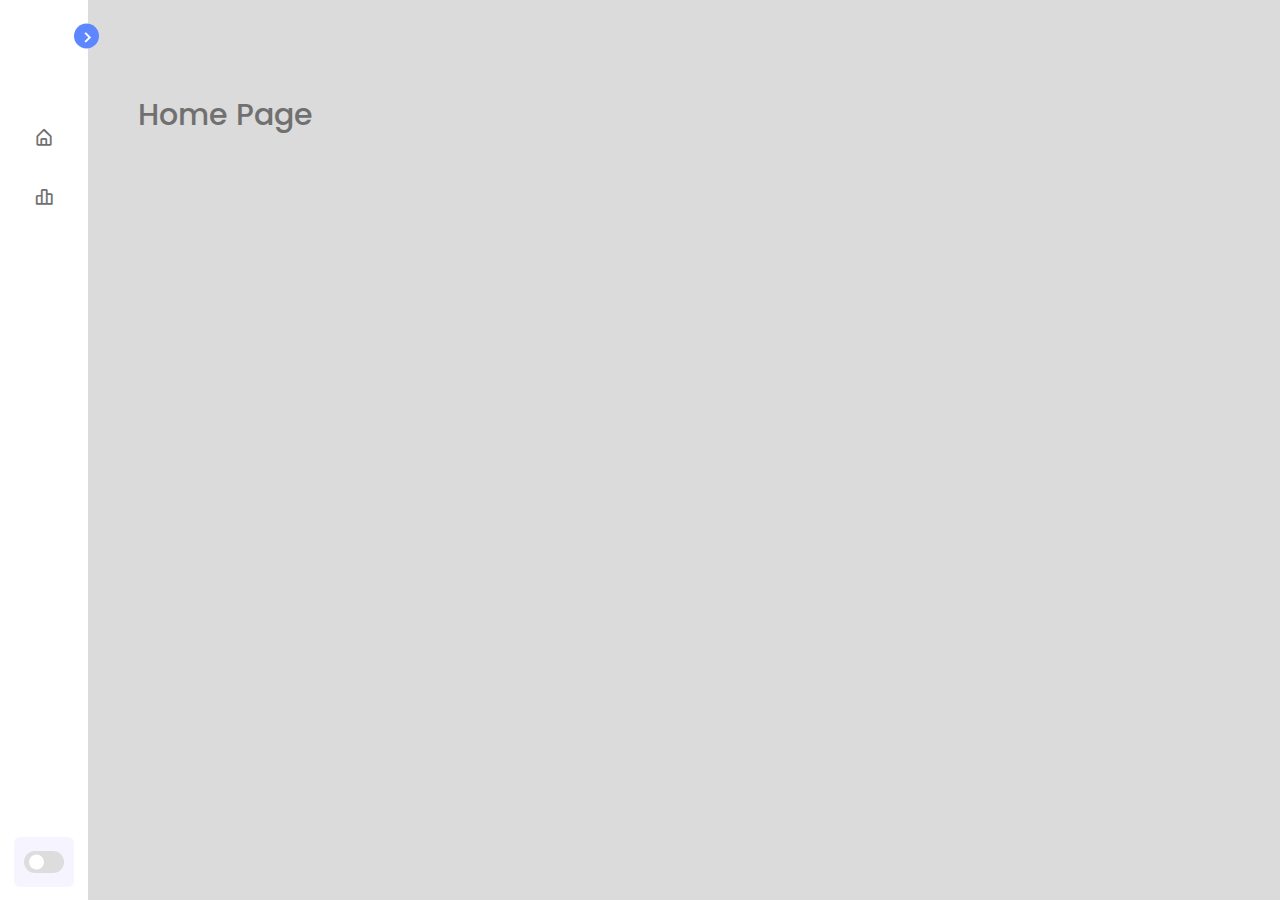
<file: index.html>
<!DOCTYPE html>
<html lang="en">
    <head>
        <title>zhChen 個人空間</title>
        <meta charset="UTF-8">
        <meta http-equiv="X-UA-Compatible" content="IE=edge">
        <meta name="viewport" content="width=device-width, initial-scale=1.0">
        <link rel="stylesheet" href="style.css">
        <link href='https://unpkg.com/boxicons@2.1.1/css/boxicons.min.css' rel='stylesheet'>
    </head>
    <body>
        <nav class="sidebar close">
            <header>
                <div class="image-text">
                    <span class="image">
                        <!--<img src="logo.png" alt="">-->
                    </span>
                    <div class="text logo-text">
                        <span class="name">zhChen</span>
                        <span class="profession">Web developer</span>
                    </div>
                </div>
                <i class='bx bx-chevron-right toggle'></i>
            </header>
            <div class="menu-bar">
                <div class="menu">
                    <!--
                    <li class="search-box">
                        <i class='bx bx-search icon'></i>
                        <input type="text" placeholder="Search...">
                    </li>
                    -->
                    <ul class="menu-links">
                        <li class="nav-link">
                            <a href="#">
                                <i class='bx bx-home-alt icon' ></i>
                                <span class="text nav-text">首頁</span>
                            </a>
                        </li>
                        <li class="nav-link">
                            <a href="#">
                                <i class='bx bx-bar-chart-alt-2 icon' ></i>
                                <span class="text nav-text">小工具</span>
                            </a>
                        </li>
                    </ul>
                </div>
                <div class="bottom-content">
                    <li class="mode">
                        <div class="sun-moon">
                            <i class='bx bx-moon icon moon'></i>
                            <i class='bx bx-sun icon sun'></i>
                        </div>
                        <span class="mode-text text">深色主題</span>

                        <div class="toggle-switch">
                            <span class="switch"></span>
                        </div>
                    </li>
                </div>
            </div>
        </nav>
        <section class="home">
            <div class="text">Home Page</div>
        </section>
    </body>
    <script>
        const body = document.querySelector('body'),
              sidebar = body.querySelector('nav'),
              toggle = body.querySelector(".toggle"),
              //searchBtn = body.querySelector(".search-box"),
              modeSwitch = body.querySelector(".toggle-switch"),
              modeText = body.querySelector(".mode-text");


        toggle.addEventListener("click" , () =>{
            sidebar.classList.toggle("close");
        })

        /*
        searchBtn.addEventListener("click" , () =>{
            sidebar.classList.remove("close");
        })
        */

        modeSwitch.addEventListener("click" , () =>{
            body.classList.toggle("dark");

            if(body.classList.contains("dark")){
                modeText.innerText = "淺色主題";
            }else{
                modeText.innerText = "深色主題";

            }
        });
    </script>
    <script src="https://cdnjs.cloudflare.com/ajax/libs/jquery/3.6.0/jquery.min.js"></script>
</html>
</file>
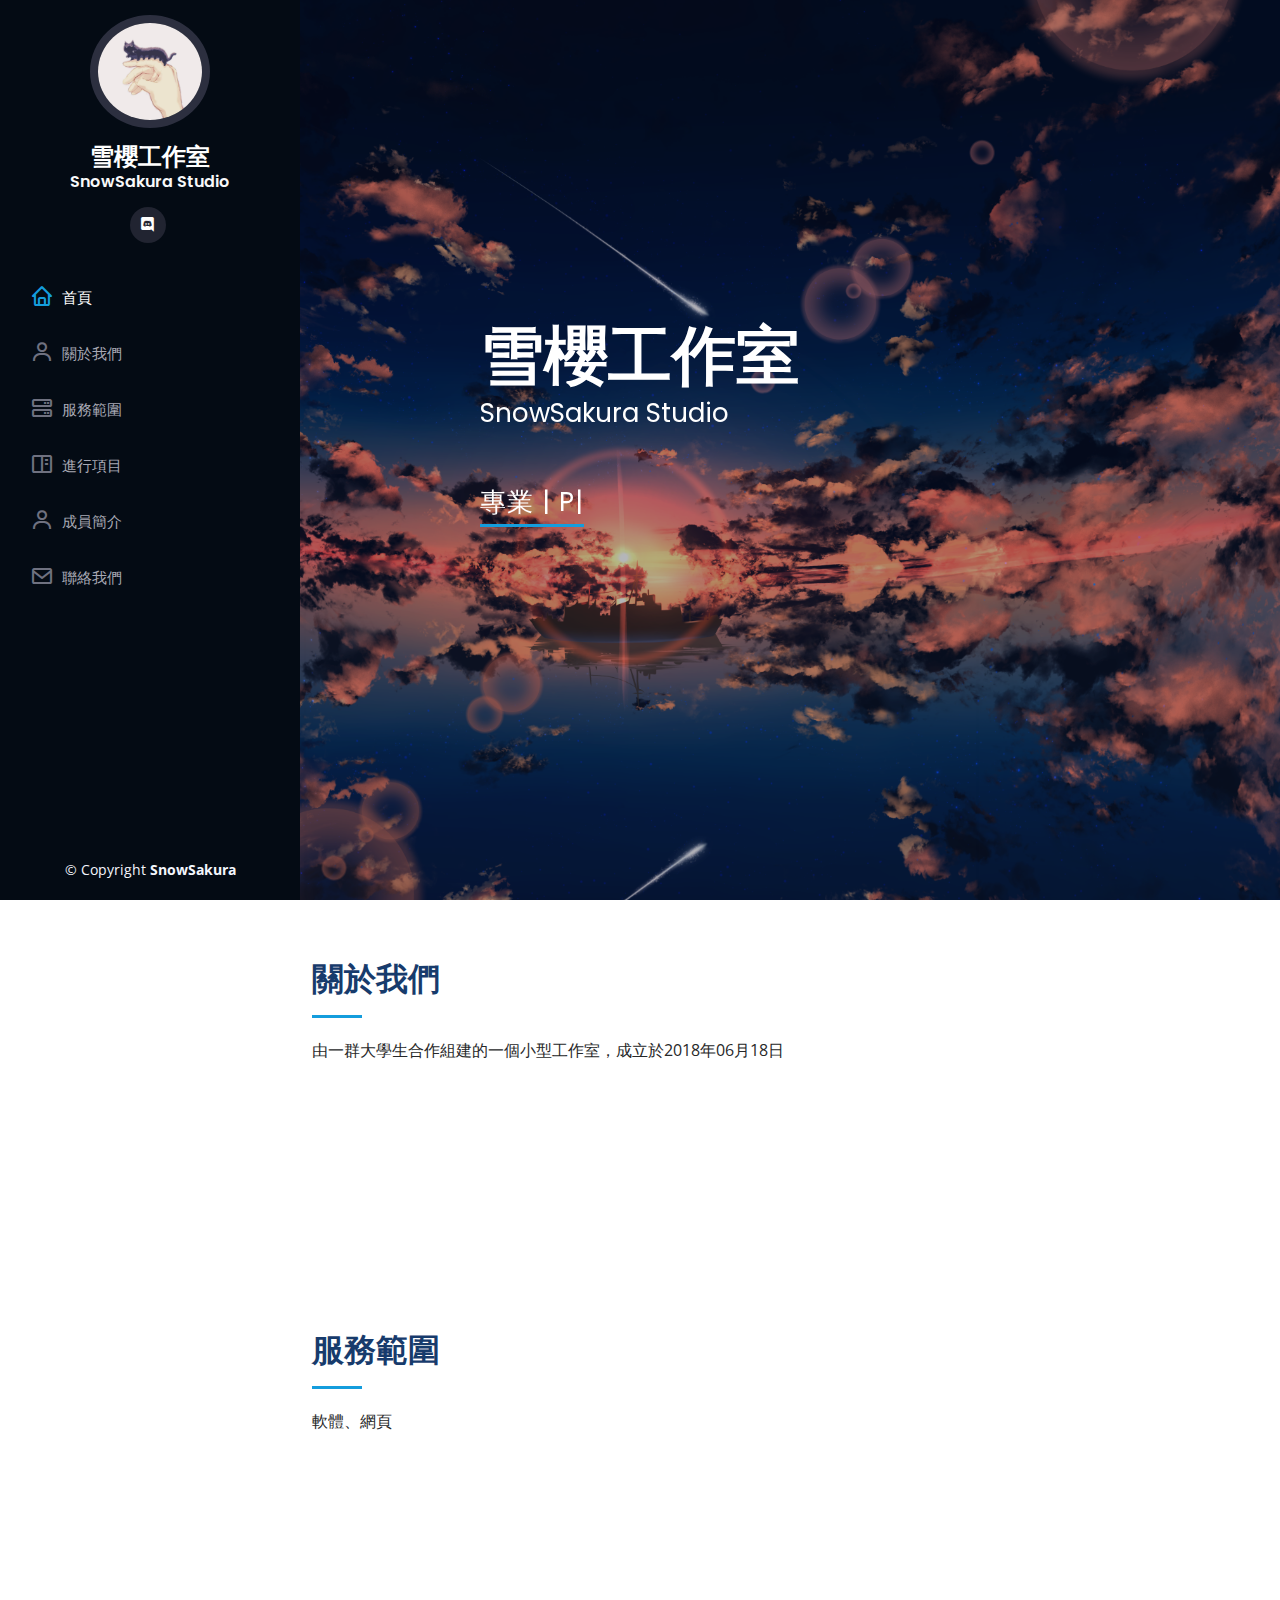
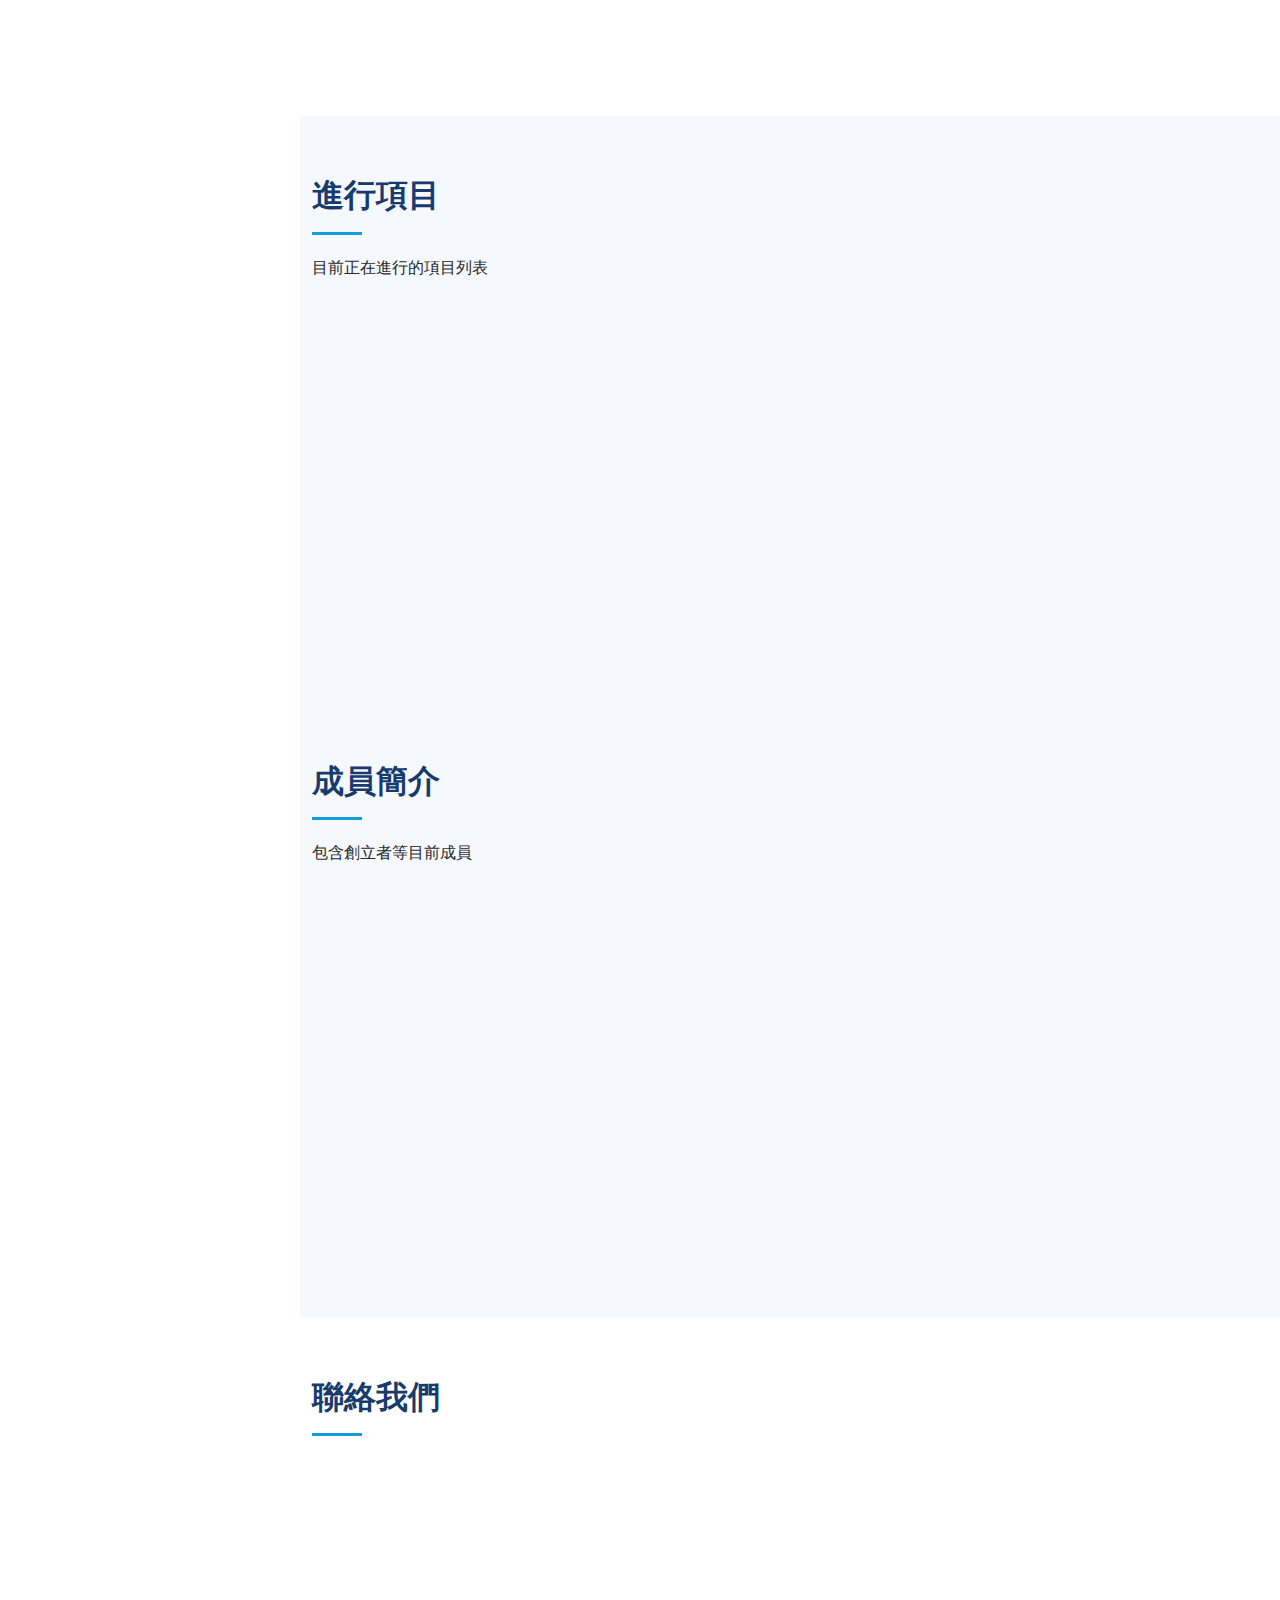
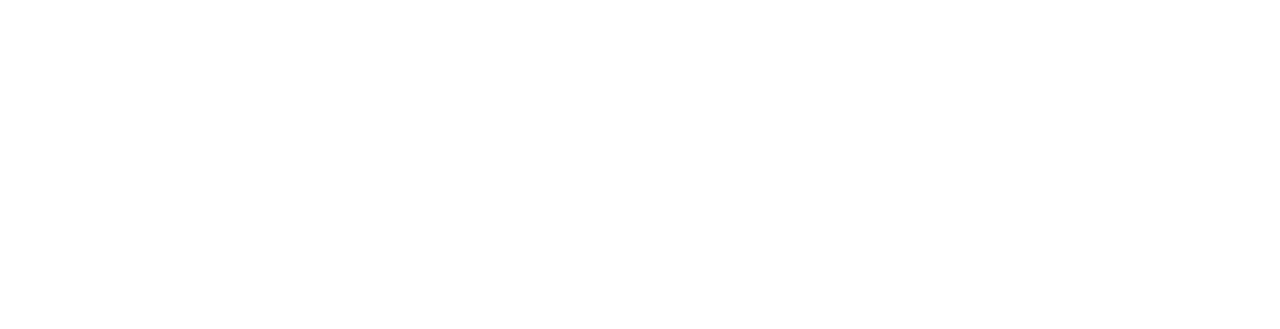
<file: test/index.html>
<!DOCTYPE html>
<html lang="en">

<head>
  <meta charset="utf-8">
  <meta content="width=device-width, initial-scale=1.0" name="viewport">

  <title>雪櫻科技 | Snow Sakura Technology</title>
  <meta content="" name="description">
  <meta content="" name="keywords">

  <!-- Favicons -->
  <link href="assets/img/favicon.png" rel="icon">
  <link href="assets/img/apple-touch-icon.png" rel="apple-touch-icon">

  <!-- Google Fonts -->
  <link href="https://fonts.googleapis.com/css?family=Open+Sans:300,300i,400,400i,600,600i,700,700i|Raleway:300,300i,400,400i,500,500i,600,600i,700,700i|Poppins:300,300i,400,400i,500,500i,600,600i,700,700i" rel="stylesheet">

  <!-- Vendor CSS Files -->
  <link href="assets/vendor/aos/aos.css" rel="stylesheet">
  <link href="assets/vendor/bootstrap/css/bootstrap.min.css" rel="stylesheet">
  <link href="assets/vendor/bootstrap-icons/bootstrap-icons.css" rel="stylesheet">
  <link href="assets/vendor/boxicons/css/boxicons.min.css" rel="stylesheet">
  <link href="assets/vendor/glightbox/css/glightbox.min.css" rel="stylesheet">
  <link href="assets/vendor/swiper/swiper-bundle.min.css" rel="stylesheet">

  <!-- Template Main CSS File -->
  <link href="assets/css/style.css" rel="stylesheet">

  <!-- =======================================================
  * Template Name: iPortfolio - v3.9.0
  * Template URL: https://bootstrapmade.com/iportfolio-bootstrap-portfolio-websites-template/
  * Author: BootstrapMade.com
  * License: https://bootstrapmade.com/license/
  ======================================================== -->
</head>

<body>

  <!-- ======= Mobile nav toggle button ======= -->
  <i class="bi bi-list mobile-nav-toggle d-xl-none"></i>

  <!-- ======= Header ======= -->
  <header id="header">
    <div class="d-flex flex-column">

      <div class="profile">
        <img src="assets/img/profile-img.jpg" alt="" class="img-fluid rounded-circle">
        <h1 class="text-light"><a href="index.html">雪櫻工作室</a></h1>
        <h5 class="text-light">SnowSakura Studio</h5>
        <div class="social-links mt-3 text-center">
          <a href="https://discord.gg/HC94ZfgHwa" class="discord"><i class="bx bxl-discord"></i></a>
          <!--<a href="#" class="twitter"><i class="bx bxl-twitter"></i></a>
          <a href="#" class="facebook"><i class="bx bxl-facebook"></i></a>
          <a href="#" class="instagram"><i class="bx bxl-instagram"></i></a>
          <a href="#" class="google-plus"><i class="bx bxl-skype"></i></a>
          <a href="#" class="linkedin"><i class="bx bxl-linkedin"></i></a>-->
        </div>
      </div>

      <nav id="navbar" class="nav-menu navbar">
        <ul>
          <li><a href="#hero" class="nav-link scrollto active"><i class="bx bx-home"></i> <span>首頁</span></a></li>
          <li><a href="#about" class="nav-link scrollto"><i class="bx bx-user"></i> <span>關於我們</span></a></li>
          <li><a href="#services" class="nav-link scrollto"><i class="bx bx-server"></i> <span>服務範圍</span></a></li>
          <li><a href="#portfolio" class="nav-link scrollto"><i class="bx bx-book-content"></i> <span>進行項目</span></a></li>
          <li><a href="#testimonials" class="nav-link scrollto"><i class="bx bx-user"></i> <span>成員簡介</span></a></li>
          <li><a href="#contact" class="nav-link scrollto"><i class="bx bx-envelope"></i> <span>聯絡我們</span></a></li>
        </ul>
      </nav><!-- .nav-menu -->
    </div>
  </header><!-- End Header -->

  <!-- ======= Hero Section ======= -->
  <section id="hero" class="d-flex flex-column justify-content-center align-items-center">
    <div class="hero-container" data-aos="fade-in">
      <h1>雪櫻工作室</h1><p>SnowSakura Studio</p>
      <p><span class="typed" data-typed-items="專業 | Profession, 細緻 | Meticulous, 客製化 | Customized"></span></p>
    </div>
  </section><!-- End Hero -->

  <main id="main">

    <!-- ======= About Section ======= -->
    <section id="about" class="about">
        <div class="container">
  
          <div class="section-title">
            <h2>關於我們</h2>
            <p>由一群大學生合作組建的一個小型工作室，成立於2018年06月18日</p>
          </div>
          <div class="row">
            <div class="col-lg-8 pt-4 pt-lg-0 content" data-aos="fade-left">
              <h3>秉持著Profession(專業), Meticulous(精緻), Customized(客製化)來帶給客戶最佳的體驗</h3>
              <p class="fst-italic">
                本來設立於LINE此應用軟體上 後來往外發展
                從一開始的Bot研製、設計、自發功能...等
                到現在的伺服器架設、伺服器營運
              </p>
          </div>
        </div>
  </section><!-- End About Section -->

  <!-- ======= Services Section ======= -->
  <section id="services" class="services">
    <div class="container">

      <div class="section-title">
        <h2>服務範圍</h2>
        <p>軟體、網頁</p>
      </div>

      <div class="row">
        <div class="col-lg-4 col-md-6 icon-box" data-aos="fade-up">
          <div class="icon"><i class="bx bx-book-content"></i></div>
          <h4 class="title"><a href="">網頁設計</a></h4>
          <p class="description">提供盡量完整的網頁體驗與視覺</p>
        </div>
        <div class="col-lg-4 col-md-6 icon-box" data-aos="fade-up">
          <div class="icon"><i class="bx bx-book-content"></i></div>
          <h4 class="title"><a href="">廣告單與LOGO製作</a></h4>
          <p class="description">協助提供廣告及LOGO的設計</p>
        </div>
        <div class="col-lg-4 col-md-6 icon-box" data-aos="fade-up" data-aos-delay="200">
          <div class="icon"><i class="bi bi-bar-chart"></i></div>
          <h4 class="title"><a href="">自營伺服器</a></h4>
          <p class="description">提供伺服器架設</p>
        </div>
        <div class="col-lg-4 col-md-6 icon-box" data-aos="fade-up" data-aos-delay="200">
          <div class="icon"><i class="bi bi-card-checklist"></i></div>
          <h4 class="title"><a href="">程式與軟體開發</a></h4>
          <p class="description">各項程式等軟體開發與設計</p>
        </div>
        <!--<div class="col-lg-4 col-md-6 icon-box" data-aos="fade-up" data-aos-delay="100">
          <div class="icon"><i class="bi bi-card-checklist"></i></div>
          <h4 class="title"><a href="">Dolor Sitema</a></h4>
          <p class="description">Minim veniam, quis nostrud exercitation ullamco laboris nisi ut aliquip ex ea commodo consequat tarad limino ata</p>
        </div>
        <div class="col-lg-4 col-md-6 icon-box" data-aos="fade-up" data-aos-delay="200">
          <div class="icon"><i class="bi bi-bar-chart"></i></div>
          <h4 class="title"><a href="">Sed ut perspiciatis</a></h4>
          <p class="description">Duis aute irure dolor in reprehenderit in voluptate velit esse cillum dolore eu fugiat nulla pariatur</p>
        </div>
        <div class="col-lg-4 col-md-6 icon-box" data-aos="fade-up" data-aos-delay="300">
          <div class="icon"><i class="bi bi-binoculars"></i></div>
          <h4 class="title"><a href="">Magni Dolores</a></h4>
          <p class="description">Excepteur sint occaecat cupidatat non proident, sunt in culpa qui officia deserunt mollit anim id est laborum</p>
        </div>
        <div class="col-lg-4 col-md-6 icon-box" data-aos="fade-up" data-aos-delay="400">
          <div class="icon"><i class="bi bi-brightness-high"></i></div>
          <h4 class="title"><a href="">Nemo Enim</a></h4>
          <p class="description">At vero eos et accusamus et iusto odio dignissimos ducimus qui blanditiis praesentium voluptatum deleniti atque</p>
        </div>
        <div class="col-lg-4 col-md-6 icon-box" data-aos="fade-up" data-aos-delay="500">
          <div class="icon"><i class="bi bi-calendar4-week"></i></div>
          <h4 class="title"><a href="">Eiusmod Tempor</a></h4>
          <p class="description">Et harum quidem rerum facilis est et expedita distinctio. Nam libero tempore, cum soluta nobis est eligendi</p>
        </div>-->
      </div>

    </div>
  </section><!-- End Services Section --> 

  <!-- ======= Portfolio Section ======= -->
  <section id="portfolio" class="portfolio section-bg">
    <div class="container">

      <div class="section-title">
        <h2>進行項目</h2>
        <p>目前正在進行的項目列表</p>
      </div>

      <div class="row" data-aos="fade-up">
        <div class="col-lg-12 d-flex justify-content-center">
          <ul id="portfolio-flters">
            <li data-filter="*" class="filter-active">全部項目</li>
            <li data-filter=".filter-server">伺服器</li>
            <li data-filter=".filter-app">應用程式</li>
            <li data-filter=".filter-web">網頁</li>
            <li data-filter=".filter-other">其他</li>
          </ul>
        </div>
      </div>

      <div class="row portfolio-container" data-aos="fade-up" data-aos-delay="100">

        <div class="col-lg-4 col-md-6 portfolio-item filter-server">
          <div class="portfolio-wrap">
            <img src="assets/img/portfolio/portfolio-1.jpg" class="img-fluid" alt="">
            <div class="portfolio-title">Minecraft Server | test Server</div>
            <div class="portfolio-links">
              <a href="assets/img/portfolio/portfolio-1.jpg" data-gallery="portfolioGallery" class="portfolio-lightbox" title="Minecraft Server | test"><i class="bx bx-plus"></i></a>
              <a href="portfolio-details.html" title="More Details"><i class="bx bx-link"></i></a>
            </div>
          </div>
        </div>

        <div class="col-lg-4 col-md-6 portfolio-item filter-server">
          <div class="portfolio-wrap">
            <img src="assets/img/portfolio/portfolio-1.jpg" class="img-fluid" alt="">
            <div class="portfolio-title">GTA5 FiveM Server | test Server</div>
            <div class="portfolio-links">
              <a href="assets/img/portfolio/portfolio-1.jpg" data-gallery="portfolioGallery" class="portfolio-lightbox" title="GTA5 FiveM Server | test Server"><i class="bx bx-plus"></i></a>
              <a href="portfolio-details.html" title="More Details"><i class="bx bx-link"></i></a>
            </div>
          </div>
        </div>
        
        <div class="col-lg-4 col-md-6 portfolio-item filter-other">
            <div class="portfolio-wrap">
              <img src="assets/img/portfolio/portfolio-1.jpg" class="img-fluid" alt="">
              <div class="portfolio-title">Line Bot | test Bot</div>
              <div class="portfolio-links">
                <a href="assets/img/portfolio/portfolio-1.jpg" data-gallery="portfolioGallery" class="portfolio-lightbox" title="Line Bot | test Bot"><i class="bx bx-plus"></i></a>
                <a href="portfolio-details.html" title="More Details"><i class="bx bx-link"></i></a>
            </div>
          </div>
        </div>
        
      </div>

    </div>
    </section><!-- End Portfolio Section -->

    <!-- ======= Testimonials Section ======= -->
    <section id="testimonials" class="testimonials section-bg">
        <div class="container">
  
          <div class="section-title">
            <h2>成員簡介</h2>
            <p>包含創立者等目前成員</p>
          </div>
  
          <div class="testimonials-slider swiper" data-aos="fade-up" data-aos-delay="100">
            <div class="swiper-wrapper">
  
              <div class="swiper-slide">
                <div class="testimonial-item" data-aos="fade-up">
                  <p>
                    <i class="bx bxs-quote-alt-left quote-icon-left"></i>
                    初期核心成員與創辦人
                    <i class="bx bxs-quote-alt-right quote-icon-right"></i>
                  </p>
                  <img src="assets/img/profile-img.jpg" class="testimonial-img" alt="">
                  <h3>LaLa</h3>
                  <h4>專案管理、部門主管</h4>
                </div>
              </div><!-- End testimonial item -->
  
              <div class="swiper-slide">
                <div class="testimonial-item" data-aos="fade-up" data-aos-delay="100">
                  <p>
                    <i class="bx bxs-quote-alt-left quote-icon-left"></i>
                    初期核心成員與創辦人
                    <i class="bx bxs-quote-alt-right quote-icon-right"></i>
                  </p>
                  <img src="assets/img/profile-img.jpg" class="testimonial-img" alt="">
                  <h3>Chen</h3>
                  <h4>部門主管、網頁設計專案負責人</h4>
                </div>
              </div><!-- End testimonial item -->
  
              <div class="swiper-slide">
                <div class="testimonial-item" data-aos="fade-up" data-aos-delay="200">
                  <p>
                    <i class="bx bxs-quote-alt-left quote-icon-left"></i>
                    初期核心成員與創辦人
                    <i class="bx bxs-quote-alt-right quote-icon-right"></i>
                  </p>
                  <img src="assets/img/profile-img.jpg" class="testimonial-img" alt="">
                  <h3>CoCo</h3>
                  <h4>部門主管、伺服器營運負責人</h4>
                </div>
              </div><!-- End testimonial item -->

              <div class="swiper-slide">
                <div class="testimonial-item" data-aos="fade-up" data-aos-delay="200">
                  <p>
                    <i class="bx bxs-quote-alt-left quote-icon-left"></i>
                    初期核心成員
                    <i class="bx bxs-quote-alt-right quote-icon-right"></i>
                  </p>
                  <img src="assets/img/profile-img.jpg" class="testimonial-img" alt="">
                  <h3>星神</h3>
                  <h4>伺服器專案負責人</h4>
                </div>
              </div><!-- End testimonial item -->

              <div class="swiper-slide">
                <div class="testimonial-item" data-aos="fade-up" data-aos-delay="200">
                  <p>
                    <i class="bx bxs-quote-alt-left quote-icon-left"></i>
                    初期核心成員
                    <i class="bx bxs-quote-alt-right quote-icon-right"></i>
                  </p>
                  <img src="assets/img/profile-img.jpg" class="testimonial-img" alt="">
                  <h3>伊沫</h3>
                  <h4>廣告及LOGO專案負責人</h4>
                </div>
              </div><!-- End testimonial item -->
            </div>
            <div class="swiper-pagination"></div>
          </div>
  
        </div>
      </section><!-- End Testimonials Section -->

      <!-- ======= Contact Section ======= -->
    <section id="contact" class="contact">
        <div class="container">
  
          <div class="section-title">
            <h2>聯絡我們</h2>
            <p></p>
          </div>
  
          <div class="row" data-aos="fade-in">
  
            <div class="col-lg-5 d-flex align-items-stretch">
              <div class="info">
                <div class="address">
                  <i class="bi bi-geo-alt"></i>
                  <h4>地址:</h4>
                  <p>----</p>
                </div>
  
                <div class="email">
                  <i class="bi bi-envelope"></i>
                  <h4>電子郵件:</h4>
                  <p>info@example.com</p>
                </div>
  
                <div class="phone">
                  <i class="bi bi-phone"></i>
                  <h4>LINE:</h4>
                  <p>hawkyang0000</p>
                </div>
  
                <!--<iframe src="https://www.google.com/maps/embed?pb=!1m14!1m8!1m3!1d12097.433213460943!2d-74.0062269!3d40.7101282!3m2!1i1024!2i768!4f13.1!3m3!1m2!1s0x0%3A0xb89d1fe6bc499443!2sDowntown+Conference+Center!5e0!3m2!1smk!2sbg!4v1539943755621" frameborder="0" style="border:0; width: 100%; height: 290px;" allowfullscreen></iframe>-->
              </div>
  
            </div>
  
            <!--<div class="col-lg-7 mt-5 mt-lg-0 d-flex align-items-stretch">
              <form action="forms/contact.php" method="post" role="form" class="php-email-form">
                <div class="row">
                  <div class="form-group col-md-6">
                    <label for="name">Your Name</label>
                    <input type="text" name="name" class="form-control" id="name" required>
                  </div>
                  <div class="form-group col-md-6">
                    <label for="name">Your Email</label>
                    <input type="email" class="form-control" name="email" id="email" required>
                  </div>
                </div>
                <div class="form-group">
                  <label for="name">Subject</label>
                  <input type="text" class="form-control" name="subject" id="subject" required>
                </div>
                <div class="form-group">
                  <label for="name">Message</label>
                  <textarea class="form-control" name="message" rows="10" required></textarea>
                </div>
                <div class="my-3">
                  <div class="loading">Loading</div>
                  <div class="error-message"></div>
                  <div class="sent-message">Your message has been sent. Thank you!</div>
                </div>
                <div class="text-center"><button type="submit">Send Message</button></div>
              </form>
            </div>-->
  
          </div>
  
        </div>
      </section><!-- End Contact Section -->

  </main><!-- End #main -->

  

  <!-- ======= Footer ======= -->
  <footer id="footer">
    <div class="container">
      <div class="copyright">
        &copy; Copyright <strong><span>SnowSakura</span></strong>
      </div>
      <div class="credits">
        <!-- All the links in the footer should remain intact. -->
        <!-- You can delete the links only if you purchased the pro version. -->
        <!-- Licensing information: https://bootstrapmade.com/license/ -->
        <!-- Purchase the pro version with working PHP/AJAX contact form: https://bootstrapmade.com/iportfolio-bootstrap-portfolio-websites-template/ -->
      </div>
    </div>
  </footer><!-- End  Footer -->

  <a href="#" class="back-to-top d-flex align-items-center justify-content-center"><i class="bi bi-arrow-up-short"></i></a>

  <!-- Vendor JS Files -->
  <script src="assets/vendor/purecounter/purecounter_vanilla.js"></script>
  <script src="assets/vendor/aos/aos.js"></script>
  <script src="assets/vendor/bootstrap/js/bootstrap.bundle.min.js"></script>
  <script src="assets/vendor/glightbox/js/glightbox.min.js"></script>
  <script src="assets/vendor/isotope-layout/isotope.pkgd.min.js"></script>
  <script src="assets/vendor/swiper/swiper-bundle.min.js"></script>
  <script src="assets/vendor/typed.js/typed.min.js"></script>
  <script src="assets/vendor/waypoints/noframework.waypoints.js"></script>
  <script src="assets/vendor/php-email-form/validate.js"></script>

  <!-- Template Main JS File -->
  <script src="assets/js/main.js"></script>

</body>

</html>
</file>
<file: style.css>
/* Google Font Import - Poppins */
@import url('https://fonts.googleapis.com/css2?family=Poppins:wght@300;400;500;600;700&display=swap');
*{
    margin: 0;
    padding: 0;
    box-sizing: border-box;
    font-family: 'Poppins', sans-serif;
}

:root{
    /* ===== Colors ===== */
    --body-color: #dbdbdb;
    --sidebar-color: #FFF;
    --border-color: #e6e5e5;
    --primary-color: #5c87fe;
    --primary-color-light: #F6F5FF;
    --toggle-color: #DDD;
    --text-color: #707070;

    /* ====== Transition ====== */
    --tran-03: all 0.2s ease;
    --tran-03: all 0.3s ease;
    --tran-04: all 0.3s ease;
    --tran-05: all 0.3s ease;
}

body{
    min-height: 100vh;
    background-color: var(--body-color);
    transition: var(--tran-05);
}

/* === Custom Scroll Bar CSS === */
::-webkit-scrollbar {
    width: 10px;
}
::-webkit-scrollbar-track {
    background: transparent;
}
::-webkit-scrollbar-thumb {
    background: var(--primary-color);
    border-radius: 12px;
    transition: all 0.3s ease;
}

::-webkit-scrollbar-thumb:hover {
    background: #707070;
}

body.dark::-webkit-scrollbar-thumb:hover,
body.dark .activity-data::-webkit-scrollbar-thumb:hover{
    background: #3A3B3C;
}

::selection{
    background-color: var(--primary-color);
    color: #fff;
}

body.dark{
    --body-color: #18191a;
    --sidebar-color: #242526;
    --border-color: #4D4C4C;
    --primary-color: #3a3b3c;
    --primary-color-light: #3a3b3c;
    --toggle-color: #fff;
    --text-color: #ccc;
}

/* ===== Sidebar ===== */
 .sidebar{
    position: fixed;
    top: 0;
    left: 0;
    height: 100%;
    width: 250px;
    padding: 10px 14px;
    background: var(--sidebar-color);
    transition: var(--tran-05);
    z-index: 100;  
}
.sidebar.close{
    width: 88px;
}

/* ===== Reusable code - Here ===== */
.sidebar li{
    height: 50px;
    list-style: none;
    display: flex;
    align-items: center;
    margin-top: 10px;
}

.sidebar header .image,
.sidebar .icon{
    min-width: 60px;
    border-radius: 6px;
}

.sidebar .icon{
    min-width: 60px;
    border-radius: 6px;
    height: 100%;
    display: flex;
    align-items: center;
    justify-content: center;
    font-size: 20px;
}

.sidebar .text,
.sidebar .icon{
    color: var(--text-color);
    transition: var(--tran-03);
}

.sidebar .text{
    font-size: 17px;
    font-weight: bold;
    white-space: nowrap;
    opacity: 1;
}
.sidebar.close .text{
    opacity: 0;
}
/* =========================== */

.sidebar header{
    position: relative;
}

.sidebar header .image-text{
    display: flex;
    align-items: center;
}
.sidebar header .logo-text{
    display: flex;
    flex-direction: column;
}
header .image-text .name {
    margin-top: 2px;
    font-size: 18px;
    font-weight: 600;
}

header .image-text .profession{
    font-size: 16px;
    margin-top: -2px;
    display: block;
}

.sidebar header .image{
    display: flex;
    align-items: center;
    justify-content: center;
}

.sidebar header .image img{
    width: 40px;
    border-radius: 6px;
}

.sidebar header .toggle{
    position: absolute;
    top: 50%;
    right: -25px;
    transform: translateY(-50%) rotate(180deg);
    height: 25px;
    width: 25px;
    background-color: var(--primary-color);
    color: var(--sidebar-color);
    border-radius: 50%;
    display: flex;
    align-items: center;
    justify-content: center;
    font-size: 22px;
    cursor: pointer;
    transition: var(--tran-05);
}

body.dark .sidebar header .toggle{
    color: var(--text-color);
}

.sidebar.close .toggle{
    transform: translateY(-50%) rotate(0deg);
}

.sidebar .menu{
    margin-top: 40px;
}

.sidebar li.search-box{
    border-radius: 6px;
    background-color: var(--primary-color-light);
    cursor: pointer;
    transition: var(--tran-05);
}

.sidebar li.search-box input{
    height: 100%;
    width: 100%;
    outline: none;
    border: none;
    background-color: var(--primary-color-light);
    color: var(--text-color);
    border-radius: 6px;
    font-size: 17px;
    font-weight: 500;
    transition: var(--tran-05);
}
.sidebar li a{
    list-style: none;
    height: 100%;
    background-color: transparent;
    display: flex;
    align-items: center;
    height: 100%;
    width: 100%;
    border-radius: 6px;
    text-decoration: none;
    transition: var(--tran-03);
}

.sidebar li a:hover{
    background-color: var(--primary-color);
}
.sidebar li a:hover .icon,
.sidebar li a:hover .text{
    color: var(--sidebar-color);
}
body.dark .sidebar li a:hover .icon,
body.dark .sidebar li a:hover .text{
    color: var(--text-color);
}

.sidebar .menu-bar{
    height: calc(100% - 55px);
    display: flex;
    flex-direction: column;
    justify-content: space-between;
    overflow-y: scroll;
}
.menu-bar::-webkit-scrollbar{
    display: none;
}
.sidebar .menu-bar .mode{
    border-radius: 6px;
    background-color: var(--primary-color-light);
    position: relative;
    transition: var(--tran-05);
}

.menu-bar .mode .sun-moon{
    height: 50px;
    width: 60px;
}

.mode .sun-moon i{
    position: absolute;
}
.mode .sun-moon i.sun{
    opacity: 0;
}
body.dark .mode .sun-moon i.sun{
    opacity: 1;
}
body.dark .mode .sun-moon i.moon{
    opacity: 0;
}

.menu-bar .bottom-content .toggle-switch{
    position: absolute;
    right: 0;
    height: 100%;
    min-width: 60px;
    display: flex;
    align-items: center;
    justify-content: center;
    border-radius: 6px;
    cursor: pointer;
}
.toggle-switch .switch{
    position: relative;
    height: 22px;
    width: 40px;
    border-radius: 25px;
    background-color: var(--toggle-color);
    transition: var(--tran-05);
}

.switch::before{
    content: '';
    position: absolute;
    height: 15px;
    width: 15px;
    border-radius: 50%;
    top: 50%;
    left: 5px;
    transform: translateY(-50%);
    background-color: var(--sidebar-color);
    transition: var(--tran-04);
}

body.dark .switch::before{
    left: 20px;
}

.home{
    position: absolute;
    top: 0;
    top: 0;
    left: 250px;
    height: 100vh;
    padding-top: 80px;
    width: calc(100% - 250px);
    background-color: var(--body-color);
    transition: var(--tran-05);
}
.home .text{
    font-size: 30px;
    font-weight: 500;
    color: var(--text-color);
    padding: 12px 60px;
}

.sidebar.close ~ .home{
    left: 78px;
    height: 100vh;
    width: calc(100% - 78px);
}

.sidebar.close ~ .home .top{
    left: 73px;
    width: calc(100% - 73px);
}

body.dark .home .text{
    color: var(--text-color);
}

.home .top{
    position: fixed;
    top: 0;
    left: 250px;
    display: flex;
    width: calc(100% - 250px);
    justify-content: space-between;
    align-items: center;
    padding: 10px 14px;
    background-color: var(--sidebar-color);
    transition: var(--tran-05);
    z-index: 100;
}

.home .top .sidebar-toggle{
    font-size: 26px;
    color: var(--text-color);
    cursor: pointer;
}
.home .top .search-box{
    position: relative;
    height: 45px;
    max-width: 600px;
    width: 100%;
    margin: 0 30px;
}
.top .search-box input{
    position: absolute;
    border: 1px solid var(--border-color);
    background-color: var(--panel-color);
    padding: 0 25px 0 50px;
    border-radius: 5px;
    height: 100%;
    width: 100%;
    color: var(--text-color);
    font-size: 15px;
    font-weight: 400;
    outline: none;
}
.top .search-box i{
    position: absolute;
    left: 15px;
    font-size: 22px;
    z-index: 10;
    top: 50%;
    transform: translateY(-50%);
    color: var(--text-color);
}
.top img{
    width: 40px;
    border-radius: 50%;
}

@media all and (max-width: 600px) {
    .sidebar.close {
        width:  0px;
    }

    .sidebar.close ~ .home{
        left: 0px;
        height: 100vh;
        width: 100%;
    }

    .sidebar.close ~ .home .top {
        left: 0px;
        width: 100%;
    }

    .sidebar.close {
        padding: 0px;
    }

    /*.sidebar .menu-bar{
        height: calc(100% - 120px);
    }*/
} ;
</file>
<file: test/assets/css/style.css>
/**
* Template Name: iPortfolio - v3.9.0
* Template URL: https://bootstrapmade.com/iportfolio-bootstrap-portfolio-websites-template/
* Author: BootstrapMade.com
* License: https://bootstrapmade.com/license/
*/

/*--------------------------------------------------------------
# General
--------------------------------------------------------------*/
* {
  transform: all 0.2s;
}

body {
  font-family: "Open Sans", sans-serif;
  color: #272829;
}

a {
  color: #149ddd;
  text-decoration: none;
}

a:hover {
  color: #37b3ed;
  text-decoration: none;
}

h1,
h2,
h3,
h4,
h5,
h6 {
  font-family: "Raleway", sans-serif;
}

/*--------------------------------------------------------------
# Back to top button
--------------------------------------------------------------*/
.back-to-top {
  position: fixed;
  visibility: hidden;
  opacity: 0;
  right: 15px;
  bottom: 15px;
  z-index: 996;
  background: #149ddd;
  width: 40px;
  height: 40px;
  border-radius: 50px;
  transition: all 0.4s;
}

.back-to-top i {
  font-size: 28px;
  color: #fff;
  line-height: 0;
}

.back-to-top:hover {
  background: #2eafec;
  color: #fff;
}

.back-to-top.active {
  visibility: visible;
  opacity: 1;
}

/*--------------------------------------------------------------
# Header
--------------------------------------------------------------*/
#header {
  position: fixed;
  top: 0;
  left: 0;
  bottom: 0;
  width: 300px;
  transition: all ease-in-out 0.5s;
  z-index: 9997;
  transition: all 0.5s;
  padding: 0 15px;
  background: #040b14;
  overflow-y: auto;
}

#header .profile img {
  margin: 15px auto;
  display: block;
  width: 120px;
  border: 8px solid #2c2f3f;
}

#header .profile h1 {
  font-size: 24px;
  margin: 0;
  padding: 0;
  font-weight: 600;
  -moz-text-align-last: center;
  text-align-last: center;
  font-family: "Poppins", sans-serif;
}

#header .profile h5 {
  font-size: 16px;
  margin: 0;
  padding: 0;
  font-weight: 600;
  -moz-text-align-last: center;
  text-align-last: center;
  font-family: "Poppins", sans-serif;
}

#header .profile h1 a,
#header .profile h1 a:hover {
  color: #fff;
  text-decoration: none;
}

#header .profile .social-links a {
  font-size: 18px;
  display: inline-block;
  background: #212431;
  color: #fff;
  line-height: 1;
  padding: 8px 0;
  margin-right: 4px;
  border-radius: 50%;
  text-align: center;
  width: 36px;
  height: 36px;
  transition: 0.3s;
}

#header .profile .social-links a:hover {
  background: #149ddd;
  color: #fff;
  text-decoration: none;
}

#main {
  margin-left: 300px;
}

@media (max-width: 1199px) {
  #header {
    left: -300px;
  }

  #main {
    margin-left: 0;
  }
}

/*--------------------------------------------------------------
# Navigation Menu
--------------------------------------------------------------*/
/* Desktop Navigation */
.nav-menu {
  padding: 30px 0 0 0;
}

.nav-menu * {
  margin: 0;
  padding: 0;
  list-style: none;
}

.nav-menu>ul>li {
  position: relative;
  white-space: nowrap;
}

.nav-menu a,
.nav-menu a:focus {
  display: flex;
  align-items: center;
  color: #a8a9b4;
  padding: 12px 15px;
  margin-bottom: 8px;
  transition: 0.3s;
  font-size: 15px;
}

.nav-menu a i,
.nav-menu a:focus i {
  font-size: 24px;
  padding-right: 8px;
  color: #6f7180;
}

.nav-menu a:hover,
.nav-menu .active,
.nav-menu .active:focus,
.nav-menu li:hover>a {
  text-decoration: none;
  color: #fff;
}

.nav-menu a:hover i,
.nav-menu .active i,
.nav-menu .active:focus i,
.nav-menu li:hover>a i {
  color: #149ddd;
}

/* Mobile Navigation */
.mobile-nav-toggle {
  position: fixed;
  right: 15px;
  top: 15px;
  z-index: 9998;
  border: 0;
  font-size: 24px;
  transition: all 0.4s;
  outline: none !important;
  background-color: #149ddd;
  color: #fff;
  width: 40px;
  height: 40px;
  display: inline-flex;
  align-items: center;
  justify-content: center;
  line-height: 0;
  border-radius: 10px;
  cursor: pointer;
}

.mobile-nav-active {
  overflow: hidden;
}

.mobile-nav-active #header {
  left: 0;
}

/*--------------------------------------------------------------
# Hero Section
--------------------------------------------------------------*/
#hero {
  width: 100%;
  height: 100vh;
  background: url("../img/hero-bg.png") top center;
  background-size: cover;
}

#hero:before {
  content: "";
  background: rgba(5, 13, 24, 0.3);
  position: absolute;
  bottom: 0;
  top: 0;
  left: 0;
  right: 0;
  z-index: 1;
}

#hero .hero-container {
  position: relative;
  z-index: 2;
  min-width: 300px;
}

#hero h1 {
  margin: 0 0 10px 0;
  font-size: 64px;
  font-weight: 700;
  line-height: 56px;
  color: #fff;
}

#hero p {
  color: #fff;
  margin-bottom: 50px;
  font-size: 26px;
  font-family: "Poppins", sans-serif;
}

#hero p span {
  color: #fff;
  padding-bottom: 4px;
  letter-spacing: 1px;
  border-bottom: 3px solid #149ddd;
}

@media (min-width: 1024px) {
  #hero {
    background-attachment: fixed;
  }
}

@media (max-width: 768px) {
  #hero h1 {
    font-size: 36px;
    line-height: 36px;
  }

  #hero p {
    font-size: 16px;
    line-height: 26px;
  }

  #hero h2 {
    font-size: 18px;
    line-height: 24px;
    margin-bottom: 30px;
  }
}

/*--------------------------------------------------------------
# Sections General
--------------------------------------------------------------*/
section {
  padding: 60px 0;
  overflow: hidden;
}

.section-bg {
  background: #f5f8fd;
}

.section-title {
  padding-bottom: 30px;
}

.section-title h2 {
  font-size: 32px;
  font-weight: bold;
  margin-bottom: 20px;
  padding-bottom: 20px;
  position: relative;
  color: #173b6c;
}

.section-title h2::after {
  content: "";
  position: absolute;
  display: block;
  width: 50px;
  height: 3px;
  background: #149ddd;
  bottom: 0;
  left: 0;
}

.section-title p {
  margin-bottom: 0;
}

/*--------------------------------------------------------------
# About
--------------------------------------------------------------*/
.about .content h3 {
  font-weight: 700;
  font-size: 26px;
  color: #173b6c;
}

.about .content ul {
  list-style: none;
  padding: 0;
}

.about .content ul li {
  margin-bottom: 20px;
  display: flex;
  align-items: center;
}

.about .content ul strong {
  margin-right: 10px;
}

.about .content ul i {
  font-size: 16px;
  margin-right: 5px;
  color: #149ddd;
  line-height: 0;
}

.about .content p:last-child {
  margin-bottom: 0;
}

/*--------------------------------------------------------------
# Facts
--------------------------------------------------------------*/
.facts {
  padding-bottom: 30px;
}

.facts .count-box {
  padding: 30px;
  width: 100%;
}

.facts .count-box i {
  display: block;
  font-size: 44px;
  color: #149ddd;
  float: left;
  line-height: 0;
}

.facts .count-box span {
  font-size: 48px;
  line-height: 40px;
  display: block;
  font-weight: 700;
  color: #050d18;
  margin-left: 60px;
}

.facts .count-box p {
  padding: 15px 0 0 0;
  margin: 0 0 0 60px;
  font-family: "Raleway", sans-serif;
  font-size: 14px;
  color: #122f57;
}

.facts .count-box a {
  font-weight: 600;
  display: block;
  margin-top: 20px;
  color: #122f57;
  font-size: 15px;
  font-family: "Poppins", sans-serif;
  transition: ease-in-out 0.3s;
}

.facts .count-box a:hover {
  color: #1f5297;
}

/*--------------------------------------------------------------
# Akills
--------------------------------------------------------------*/
.skills .progress {
  height: 60px;
  display: block;
  background: none;
  border-radius: 0;
}

.skills .progress .skill {
  padding: 0;
  margin: 0 0 6px 0;
  text-transform: uppercase;
  display: block;
  font-weight: 600;
  font-family: "Poppins", sans-serif;
  color: #050d18;
}

.skills .progress .skill .val {
  float: right;
  font-style: normal;
}

.skills .progress-bar-wrap {
  background: #dce8f8;
  height: 10px;
}

.skills .progress-bar {
  width: 1px;
  height: 10px;
  transition: 0.9s;
  background-color: #149ddd;
}

/*--------------------------------------------------------------
# Resume
--------------------------------------------------------------*/
.resume .resume-title {
  font-size: 26px;
  font-weight: 700;
  margin-top: 20px;
  margin-bottom: 20px;
  color: #050d18;
}

.resume .resume-item {
  padding: 0 0 20px 20px;
  margin-top: -2px;
  border-left: 2px solid #1f5297;
  position: relative;
}

.resume .resume-item h4 {
  line-height: 18px;
  font-size: 18px;
  font-weight: 600;
  text-transform: uppercase;
  font-family: "Poppins", sans-serif;
  color: #050d18;
  margin-bottom: 10px;
}

.resume .resume-item h5 {
  font-size: 16px;
  background: #e4edf9;
  padding: 5px 15px;
  display: inline-block;
  font-weight: 600;
  margin-bottom: 10px;
}

.resume .resume-item ul {
  padding-left: 20px;
}

.resume .resume-item ul li {
  padding-bottom: 10px;
}

.resume .resume-item:last-child {
  padding-bottom: 0;
}

.resume .resume-item::before {
  content: "";
  position: absolute;
  width: 16px;
  height: 16px;
  border-radius: 50px;
  left: -9px;
  top: 0;
  background: #fff;
  border: 2px solid #1f5297;
}

/*--------------------------------------------------------------
# Portfolio
--------------------------------------------------------------*/
.portfolio .portfolio-item {
  margin-bottom: 30px;
}

.portfolio #portfolio-flters {
  padding: 0;
  margin: 0 auto 35px auto;
  list-style: none;
  text-align: center;
  background: #fff;
  border-radius: 50px;
  padding: 2px 15px;
}

.portfolio #portfolio-flters li {
  cursor: pointer;
  display: inline-block;
  padding: 10px 15px 8px 15px;
  font-size: 14px;
  font-weight: 600;
  line-height: 1;
  text-transform: uppercase;
  color: #272829;
  margin-bottom: 5px;
  transition: all 0.3s ease-in-out;
}

.portfolio #portfolio-flters li:hover,
.portfolio #portfolio-flters li.filter-active {
  color: #149ddd;
}

.portfolio #portfolio-flters li:last-child {
  margin-right: 0;
}

.portfolio .portfolio-wrap {
  transition: 0.3s;
  position: relative;
  overflow: hidden;
  z-index: 1;
}

.portfolio .portfolio-wrap::before {
  content: "";
  background: rgba(255, 255, 255, 0.5);
  position: absolute;
  left: 0;
  right: 0;
  top: 0;
  bottom: 0;
  transition: all ease-in-out 0.3s;
  z-index: 2;
  opacity: 0;
}

.portfolio .portfolio-wrap .portfolio-title {
  opacity: 1;
  left: 0;
  right: 0;
  bottom: -60px;
  z-index: 3;
  position: absolute;
  color: #000;
  transition: all ease-in-out 0.3s;
  display: flex;
  font-weight: 800;
  font-size: 18px;
  justify-content: center;
}

.portfolio .portfolio-wrap .portfolio-links {
  opacity: 1;
  left: 0;
  right: 0;
  bottom: -60px;
  z-index: 3;
  position: absolute;
  transition: all ease-in-out 0.3s;
  display: flex;
  justify-content: center;
}

.portfolio .portfolio-wrap .portfolio-links a {
  color: #fff;
  font-size: 28px;
  text-align: center;
  background: rgba(20, 157, 221, 0.75);
  transition: 0.3s;
  width: 50%;
}

.portfolio .portfolio-wrap .portfolio-links a:hover {
  background: rgba(20, 157, 221, 0.95);
}

.portfolio .portfolio-wrap .portfolio-links a+a {
  border-left: 1px solid #37b3ed;
}

.portfolio .portfolio-wrap:hover::before {
  top: 0;
  left: 0;
  right: 0;
  bottom: 0;
  opacity: 1;
}

.portfolio .portfolio-wrap:hover .portfolio-links {
  opacity: 1;
  bottom: 0;
}

.portfolio .portfolio-wrap:hover .portfolio-title {
  opacity: 1;
  bottom: 60px;
}

/*--------------------------------------------------------------
# Portfolio Details
--------------------------------------------------------------*/
.portfolio-details {
  padding-top: 40px;
}

.portfolio-details .portfolio-details-slider img {
  width: 100%;
}

.portfolio-details .portfolio-details-slider .swiper-pagination {
  margin-top: 20px;
  position: relative;
}

.portfolio-details .portfolio-details-slider .swiper-pagination .swiper-pagination-bullet {
  width: 12px;
  height: 12px;
  background-color: #fff;
  opacity: 1;
  border: 1px solid #149ddd;
}

.portfolio-details .portfolio-details-slider .swiper-pagination .swiper-pagination-bullet-active {
  background-color: #149ddd;
}

.portfolio-details .portfolio-info {
  padding: 30px;
  box-shadow: 0px 0 30px rgba(5, 13, 24, 0.08);
}

.portfolio-details .portfolio-info h3 {
  font-size: 22px;
  font-weight: 700;
  margin-bottom: 20px;
  padding-bottom: 20px;
  border-bottom: 1px solid #eee;
}

.portfolio-details .portfolio-info ul {
  list-style: none;
  padding: 0;
  font-size: 15px;
}

.portfolio-details .portfolio-info ul li+li {
  margin-top: 10px;
}

.portfolio-details .portfolio-description {
  padding-top: 30px;
}

.portfolio-details .portfolio-description h2 {
  font-size: 26px;
  font-weight: 700;
  margin-bottom: 20px;
}

.portfolio-details .portfolio-description p {
  padding: 0;
}

/*--------------------------------------------------------------
# Services
--------------------------------------------------------------*/
.services .icon-box {
  margin-bottom: 20px;
}

.services .icon {
  float: left;
  display: flex;
  align-items: center;
  justify-content: center;
  width: 54px;
  height: 54px;
  background: #149ddd;
  border-radius: 50%;
  transition: 0.5s;
  border: 1px solid #149ddd;
}

.services .icon i {
  color: #fff;
  font-size: 24px;
  line-height: 0;
}

.services .icon-box:hover .icon {
  background: #fff;
}

.services .icon-box:hover .icon i {
  color: #149ddd;
}

.services .title {
  margin-left: 80px;
  font-weight: 700;
  margin-bottom: 15px;
  font-size: 18px;
}

.services .title a {
  color: #343a40;
}

.services .title a:hover {
  color: #149ddd;
}

.services .description {
  margin-left: 80px;
  line-height: 24px;
  font-size: 14px;
}

/*--------------------------------------------------------------
# Testimonials
--------------------------------------------------------------*/
.testimonials .testimonials-carousel,
.testimonials .testimonials-slider {
  overflow: hidden;
}

.testimonials .testimonial-item {
  box-sizing: content-box;
  text-align: center;
  min-height: 320px;
}

.testimonials .testimonial-item .testimonial-img {
  width: 90px;
  border-radius: 50%;
  margin: 0 auto;
}

.testimonials .testimonial-item h3 {
  font-size: 18px;
  font-weight: bold;
  margin: 10px 0 5px 0;
  color: #111;
}

.testimonials .testimonial-item h4 {
  font-size: 14px;
  color: #999;
  margin: 0;
}

.testimonials .testimonial-item .quote-icon-left,
.testimonials .testimonial-item .quote-icon-right {
  color: #c3e8fa;
  font-size: 26px;
}

.testimonials .testimonial-item .quote-icon-left {
  display: inline-block;
  left: -5px;
  position: relative;
}

.testimonials .testimonial-item .quote-icon-right {
  display: inline-block;
  right: -5px;
  position: relative;
  top: 10px;
}

.testimonials .testimonial-item p {
  font-style: italic;
  margin: 0 15px 15px 15px;
  padding: 20px;
  background: #fff;
  position: relative;
  margin-bottom: 35px;
  border-radius: 6px;
  box-shadow: 0px 2px 15px rgba(0, 0, 0, 0.1);
}

.testimonials .testimonial-item p::after {
  content: "";
  width: 0;
  height: 0;
  border-top: 20px solid #fff;
  border-right: 20px solid transparent;
  border-left: 20px solid transparent;
  position: absolute;
  bottom: -20px;
  left: calc(50% - 20px);
}

.testimonials .swiper-pagination {
  margin-top: 20px;
  position: relative;
}

.testimonials .swiper-pagination .swiper-pagination-bullet {
  width: 12px;
  height: 12px;
  background-color: #fff;
  opacity: 1;
  border: 1px solid #149ddd;
}

.testimonials .swiper-pagination .swiper-pagination-bullet-active {
  background-color: #149ddd;
}

/*--------------------------------------------------------------
# Contact
--------------------------------------------------------------*/
.contact {
  padding-bottom: 130px;
}

.contact .info {
  padding: 30px;
  background: #fff;
  width: 100%;
  box-shadow: 0 0 24px 0 rgba(0, 0, 0, 0.12);
}

.contact .info i {
  font-size: 20px;
  color: #149ddd;
  float: left;
  width: 44px;
  height: 44px;
  background: #dff3fc;
  display: flex;
  justify-content: center;
  align-items: center;
  border-radius: 50px;
  transition: all 0.3s ease-in-out;
}

.contact .info h4 {
  padding: 0 0 0 60px;
  font-size: 22px;
  font-weight: 600;
  margin-bottom: 5px;
  color: #050d18;
}

.contact .info p {
  padding: 0 0 10px 60px;
  margin-bottom: 20px;
  font-size: 14px;
  color: #173b6c;
}

.contact .info .email p {
  padding-top: 5px;
}

.contact .info .social-links {
  padding-left: 60px;
}

.contact .info .social-links a {
  font-size: 18px;
  display: inline-block;
  background: #333;
  color: #fff;
  line-height: 1;
  padding: 8px 0;
  border-radius: 50%;
  text-align: center;
  width: 36px;
  height: 36px;
  transition: 0.3s;
  margin-right: 10px;
}

.contact .info .social-links a:hover {
  background: #149ddd;
  color: #fff;
}

.contact .info .email:hover i,
.contact .info .address:hover i,
.contact .info .phone:hover i {
  background: #149ddd;
  color: #fff;
}

.contact .php-email-form {
  width: 100%;
  padding: 30px;
  background: #fff;
  box-shadow: 0 0 24px 0 rgba(0, 0, 0, 0.12);
}

.contact .php-email-form .form-group {
  padding-bottom: 8px;
}

.contact .php-email-form .validate {
  display: none;
  color: red;
  margin: 0 0 15px 0;
  font-weight: 400;
  font-size: 13px;
}

.contact .php-email-form .error-message {
  display: none;
  color: #fff;
  background: #ed3c0d;
  text-align: left;
  padding: 15px;
  font-weight: 600;
}

.contact .php-email-form .error-message br+br {
  margin-top: 25px;
}

.contact .php-email-form .sent-message {
  display: none;
  color: #fff;
  background: #18d26e;
  text-align: center;
  padding: 15px;
  font-weight: 600;
}

.contact .php-email-form .loading {
  display: none;
  background: #fff;
  text-align: center;
  padding: 15px;
}

.contact .php-email-form .loading:before {
  content: "";
  display: inline-block;
  border-radius: 50%;
  width: 24px;
  height: 24px;
  margin: 0 10px -6px 0;
  border: 3px solid #18d26e;
  border-top-color: #eee;
  -webkit-animation: animate-loading 1s linear infinite;
  animation: animate-loading 1s linear infinite;
}

.contact .php-email-form .form-group {
  margin-bottom: 15px;
}

.contact .php-email-form label {
  padding-bottom: 8px;
}

.contact .php-email-form input,
.contact .php-email-form textarea {
  border-radius: 0;
  box-shadow: none;
  font-size: 14px;
}

.contact .php-email-form input {
  height: 44px;
}

.contact .php-email-form textarea {
  padding: 10px 15px;
}

.contact .php-email-form button[type=submit] {
  background: #149ddd;
  border: 0;
  padding: 10px 24px;
  color: #fff;
  transition: 0.4s;
  border-radius: 4px;
}

.contact .php-email-form button[type=submit]:hover {
  background: #37b3ed;
}

@-webkit-keyframes animate-loading {
  0% {
    transform: rotate(0deg);
  }

  100% {
    transform: rotate(360deg);
  }
}

@keyframes animate-loading {
  0% {
    transform: rotate(0deg);
  }

  100% {
    transform: rotate(360deg);
  }
}

/*--------------------------------------------------------------
# Breadcrumbs
--------------------------------------------------------------*/
.breadcrumbs {
  padding: 20px 0;
  background: #f9f9f9;
}

.breadcrumbs h2 {
  font-size: 26px;
  font-weight: 300;
}

.breadcrumbs ol {
  display: flex;
  flex-wrap: wrap;
  list-style: none;
  padding: 0;
  margin: 0;
  font-size: 15px;
}

.breadcrumbs ol li+li {
  padding-left: 10px;
}

.breadcrumbs ol li+li::before {
  display: inline-block;
  padding-right: 10px;
  color: #0e2442;
  content: "/";
}

@media (max-width: 768px) {
  .breadcrumbs .d-flex {
    display: block !important;
  }

  .breadcrumbs ol {
    display: block;
  }

  .breadcrumbs ol li {
    display: inline-block;
  }
}

/*--------------------------------------------------------------
# Footer
--------------------------------------------------------------*/
#footer {
  padding: 15px;
  color: #f4f6fd;
  font-size: 14px;
  position: fixed;
  left: 0;
  bottom: 0;
  width: 300px;
  z-index: 9999;
  background: #040b14;
}

#footer .copyright {
  text-align: center;
}

#footer .credits {
  padding-top: 5px;
  text-align: center;
  font-size: 13px;
  color: #eaebf0;
}

@media (max-width: 1199px) {
  #footer {
    position: static;
    width: auto;
    padding-right: 20px 15px;
  }
}
</file>
